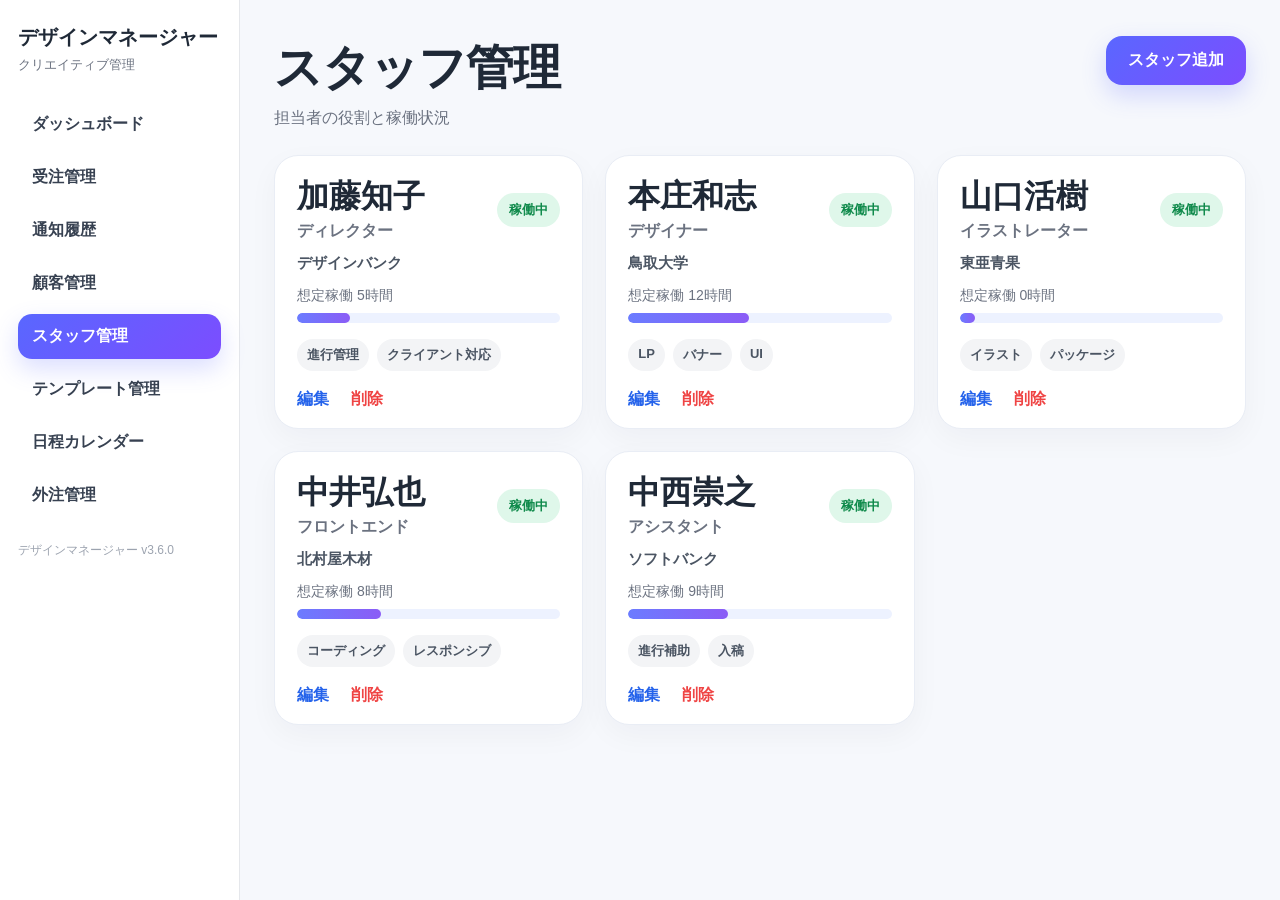
<file: index.html>
<!DOCTYPE html>
<html lang="ja">
<head>
  <meta charset="UTF-8" />
  <meta name="viewport" content="width=device-width, initial-scale=1.0" />
  <title>デザインマネージャー - スタッフ管理</title>
  <style>
    * { box-sizing: border-box; }
    body {
      margin: 0;
      font-family: -apple-system, BlinkMacSystemFont, "Segoe UI", "Hiragino Kaku Gothic ProN",
        "Yu Gothic", Meiryo, sans-serif;
      background: #f6f8fc;
      color: #1f2937;
    }
    .app {
      display: grid;
      grid-template-columns: 240px 1fr;
      min-height: 100vh;
    }
    .sidebar {
      background: #fff;
      border-right: 1px solid #e5e7eb;
      padding: 24px 18px;
    }
    .logo {
      font-size: 20px;
      font-weight: 800;
      line-height: 1.3;
      margin-bottom: 6px;
    }
    .subtitle {
      font-size: 13px;
      color: #6b7280;
      margin-bottom: 28px;
    }
    .nav {
      display: flex;
      flex-direction: column;
      gap: 8px;
    }
    .nav a {
      text-decoration: none;
      color: #374151;
      padding: 12px 14px;
      border-radius: 14px;
      font-weight: 600;
      transition: .15s ease;
    }
    .nav a.active {
      background: linear-gradient(135deg, #5967ff, #7c4dff);
      color: #fff;
      box-shadow: 0 10px 24px rgba(91, 103, 255, .22);
    }
    .main {
      padding: 36px 34px;
    }
    .header {
      display: flex;
      justify-content: space-between;
      align-items: start;
      gap: 16px;
      margin-bottom: 26px;
    }
    h1 {
      margin: 0;
      font-size: 48px;
      letter-spacing: -0.02em;
    }
    .lead {
      margin-top: 8px;
      color: #6b7280;
      font-size: 16px;
    }
    .btn {
      border: 0;
      background: linear-gradient(135deg, #5a67ff, #7c4dff);
      color: #fff;
      padding: 14px 22px;
      border-radius: 16px;
      font-weight: 700;
      font-size: 16px;
      box-shadow: 0 10px 24px rgba(91, 103, 255, .24);
      cursor: pointer;
    }
    .grid {
      display: grid;
      grid-template-columns: repeat(auto-fit, minmax(280px, 1fr));
      gap: 22px;
    }
    .card {
      background: #fff;
      border: 1px solid #e9edf5;
      border-radius: 24px;
      padding: 22px 22px 18px;
      box-shadow: 0 10px 30px rgba(15, 23, 42, 0.04);
    }
    .row {
      display: flex;
      justify-content: space-between;
      align-items: center;
      gap: 12px;
    }
    .name {
      font-size: 32px;
      font-weight: 800;
      line-height: 1.15;
      margin: 0;
    }
    .role {
      color: #6b7280;
      margin-top: 6px;
      font-weight: 700;
    }
    .badge {
      background: #dff7ea;
      color: #0f8a4b;
      padding: 8px 12px;
      border-radius: 999px;
      font-size: 13px;
      font-weight: 800;
      white-space: nowrap;
    }
    .company {
      margin-top: 12px;
      font-size: 15px;
      font-weight: 700;
      color: #4b5563;
    }
    .meta {
      margin-top: 14px;
      color: #6b7280;
      font-size: 14px;
    }
    .bar-wrap {
      margin-top: 8px;
      height: 10px;
      border-radius: 999px;
      background: #edf2ff;
      overflow: hidden;
    }
    .bar {
      height: 100%;
      background: linear-gradient(90deg, #6b7cff, #8b5cf6);
      border-radius: 999px;
    }
    .skills {
      display: flex;
      flex-wrap: wrap;
      gap: 8px;
      margin-top: 16px;
    }
    .tag {
      background: #f3f4f6;
      color: #4b5563;
      padding: 7px 10px;
      border-radius: 999px;
      font-size: 13px;
      font-weight: 700;
    }
    .actions {
      display: flex;
      gap: 22px;
      margin-top: 18px;
      font-weight: 800;
    }
    .edit { color: #2563eb; }
    .delete { color: #ef4444; }
    .footer-note {
      margin-top: 24px;
      color: #9ca3af;
      font-size: 12px;
    }
    @media (max-width: 900px) {
      .app { grid-template-columns: 1fr; }
      .sidebar { border-right: 0; border-bottom: 1px solid #e5e7eb; }
      h1 { font-size: 36px; }
    }
  </style>
</head>
<body>
  <div class="app">
    <aside class="sidebar">
      <div class="logo">デザインマネージャー</div>
      <div class="subtitle">クリエイティブ管理</div>

      <nav class="nav">
        <a href="#">ダッシュボード</a>
        <a href="#">受注管理</a>
        <a href="#">通知履歴</a>
        <a href="#">顧客管理</a>
        <a class="active" href="#">スタッフ管理</a>
        <a href="#">テンプレート管理</a>
        <a href="#">日程カレンダー</a>
        <a href="#">外注管理</a>
      </nav>

      <div class="footer-note">デザインマネージャー v3.6.0</div>
    </aside>

    <main class="main">
      <div class="header">
        <div>
          <h1>スタッフ管理</h1>
          <div class="lead">担当者の役割と稼働状況</div>
        </div>
        <button class="btn">スタッフ追加</button>
      </div>

      <section class="grid">
        <article class="card">
          <div class="row">
            <div>
              <h2 class="name">加藤知子</h2>
              <div class="role">ディレクター</div>
            </div>
            <div class="badge">稼働中</div>
          </div>
          <div class="company">デザインバンク</div>
          <div class="meta">想定稼働 5時間</div>
          <div class="bar-wrap"><div class="bar" style="width: 20%;"></div></div>
          <div class="skills">
            <span class="tag">進行管理</span>
            <span class="tag">クライアント対応</span>
          </div>
          <div class="actions"><span class="edit">編集</span><span class="delete">削除</span></div>
        </article>

        <article class="card">
          <div class="row">
            <div>
              <h2 class="name">本庄和志</h2>
              <div class="role">デザイナー</div>
            </div>
            <div class="badge">稼働中</div>
          </div>
          <div class="company">鳥取大学</div>
          <div class="meta">想定稼働 12時間</div>
          <div class="bar-wrap"><div class="bar" style="width: 46%;"></div></div>
          <div class="skills">
            <span class="tag">LP</span>
            <span class="tag">バナー</span>
            <span class="tag">UI</span>
          </div>
          <div class="actions"><span class="edit">編集</span><span class="delete">削除</span></div>
        </article>

        <article class="card">
          <div class="row">
            <div>
              <h2 class="name">山口活樹</h2>
              <div class="role">イラストレーター</div>
            </div>
            <div class="badge">稼働中</div>
          </div>
          <div class="company">東亜青果</div>
          <div class="meta">想定稼働 0時間</div>
          <div class="bar-wrap"><div class="bar" style="width: 6%;"></div></div>
          <div class="skills">
            <span class="tag">イラスト</span>
            <span class="tag">パッケージ</span>
          </div>
          <div class="actions"><span class="edit">編集</span><span class="delete">削除</span></div>
        </article>

        <article class="card">
          <div class="row">
            <div>
              <h2 class="name">中井弘也</h2>
              <div class="role">フロントエンド</div>
            </div>
            <div class="badge">稼働中</div>
          </div>
          <div class="company">北村屋木材</div>
          <div class="meta">想定稼働 8時間</div>
          <div class="bar-wrap"><div class="bar" style="width: 32%;"></div></div>
          <div class="skills">
            <span class="tag">コーディング</span>
            <span class="tag">レスポンシブ</span>
          </div>
          <div class="actions"><span class="edit">編集</span><span class="delete">削除</span></div>
        </article>

        <article class="card">
          <div class="row">
            <div>
              <h2 class="name">中西崇之</h2>
              <div class="role">アシスタント</div>
            </div>
            <div class="badge">稼働中</div>
          </div>
          <div class="company">ソフトバンク</div>
          <div class="meta">想定稼働 9時間</div>
          <div class="bar-wrap"><div class="bar" style="width: 38%;"></div></div>
          <div class="skills">
            <span class="tag">進行補助</span>
            <span class="tag">入稿</span>
          </div>
          <div class="actions"><span class="edit">編集</span><span class="delete">削除</span></div>
        </article>
      </section>
    </main>
  </div>
</body>
</html>
</file>
